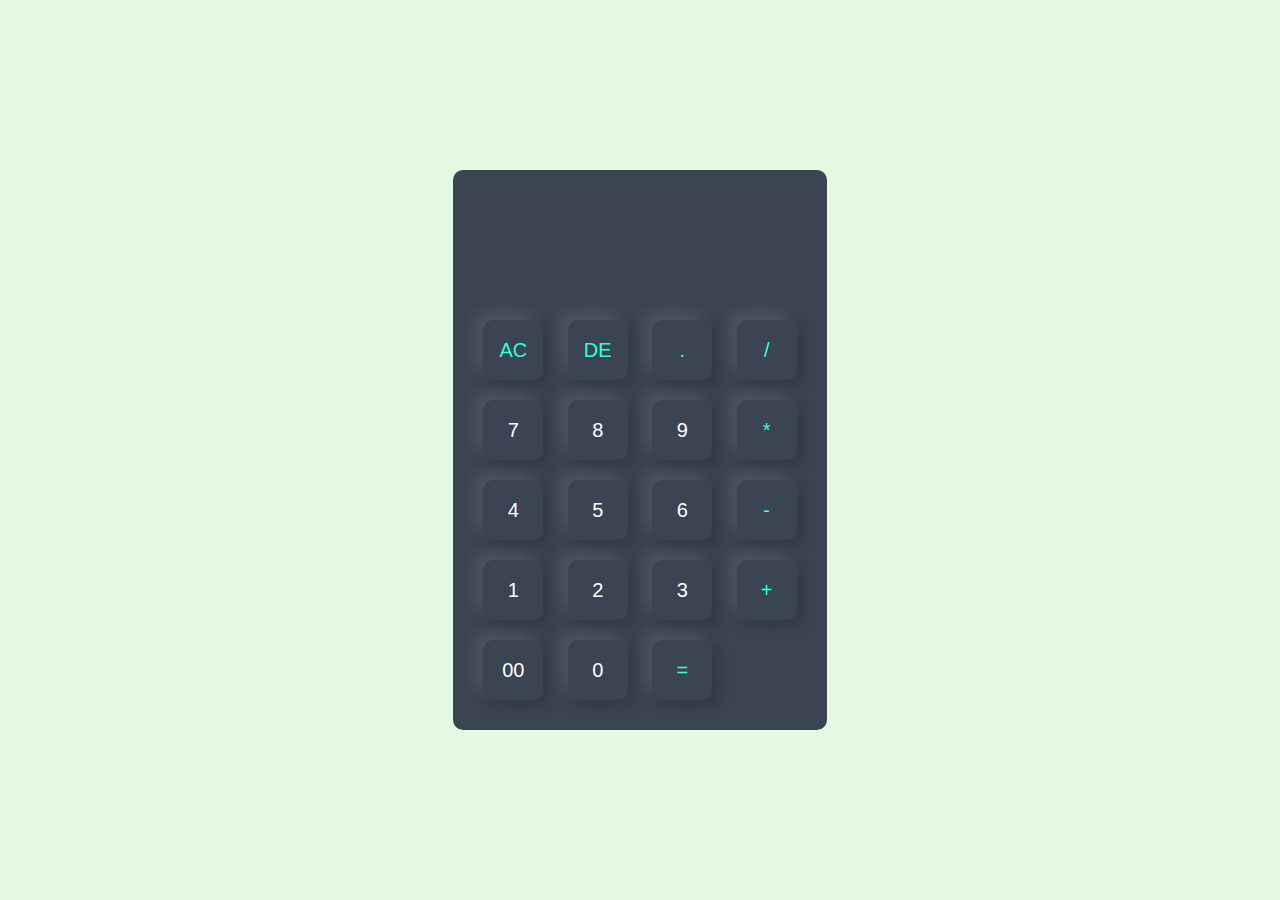
<file: calculator/index.html>
<!DOCTYPE html>
<html>
<head>
    <meta name="viewport" content="width=device-width,initial-scale=1.0">
    <title>Calculator </title>
    <link rel="stylesheet" href="style.css">
</head>
<body>
<div class="container">
        
    <div class="calculator">
      
        <form>
        
            <div class="display">
                <input type="text" name="display">

            </div>
            <div>
                <input type="button" value="AC" onclick="display.value=''" class="operator">
                <input type="button" value="DE"  onclick="display.value=display.value.slice(0,-1)"class="operator">
                <input type="button" value="."onclick="display.value+='.'"class="operator">
                <input type="button" value="/" onclick="display.value='/'" class="operator">
                
            </div>
            <div>
                <input type="button" value="7" onclick="display.value+='7'">
                <input type="button" value="8"onclick="display.value+='8'">
                <input type="button" value="9"onclick="display.value+='9'">
                <input type="button" value="*"onclick="display.value+='*'"class="operator">
                
            </div>
            <div>
                <input type="button" value="4"onclick="display.value+='4'">
                <input type="button" value="5"onclick="display.value+='5'">
                <input type="button" value="6"onclick="display.value+='6'">
                <input type="button" value="-"onclick="display.value+='-'"class="operator">
                
            </div>
            <div>
                <input type="button" value="1"onclick="display.value+='1'">
                <input type="button" value="2"onclick="display.value+='2'">
                <input type="button" value="3"onclick="display.value+='3'">
                <input type="button" value="+"onclick="display.value+='+'"class="operator">
                
            </div>
            <div>
                <input type="button" value="00"onclick="display.value+='00'">
                <input type="button" value="0"onclick="display.value+='0'">
                <input type="button" value="="  onclick="display.value=eval(display.value)"class="equal operator">
                
            </div>
        </form>

    </div>

</div>

</body>
</html>
</file>
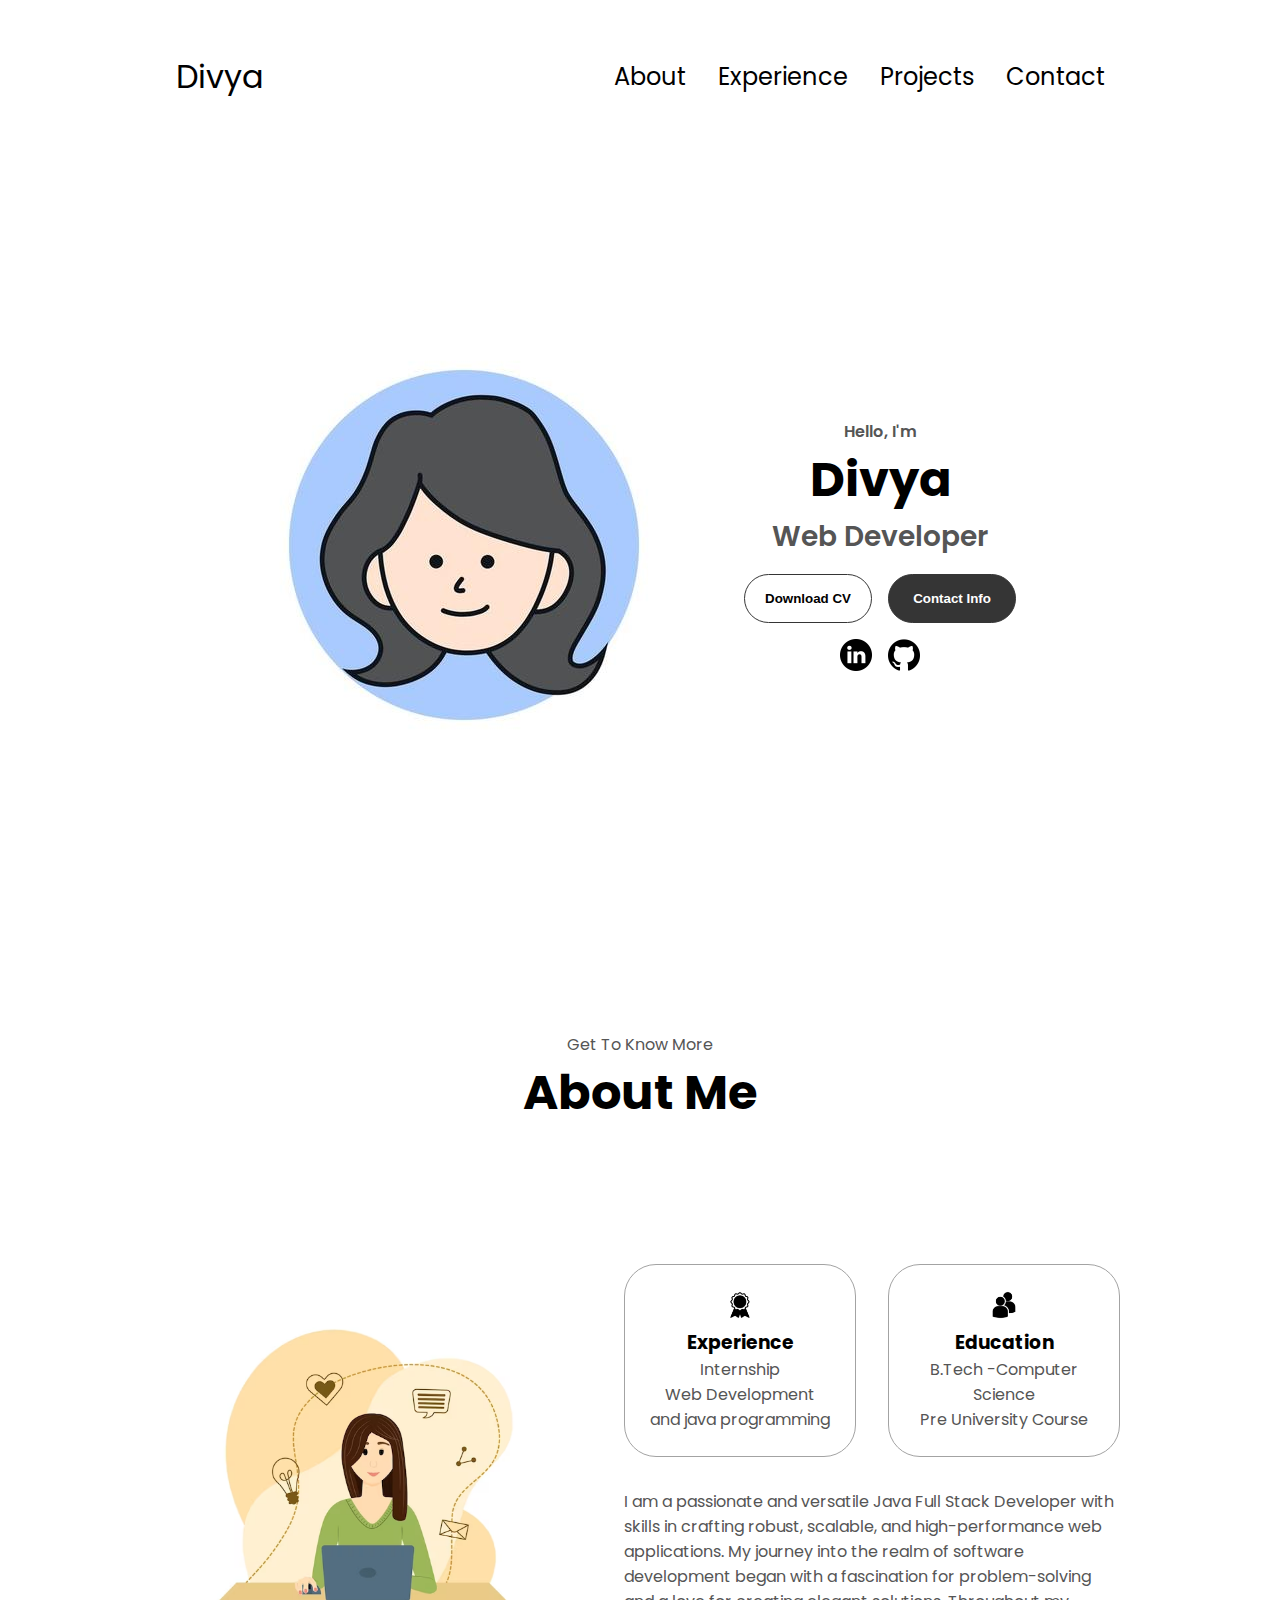
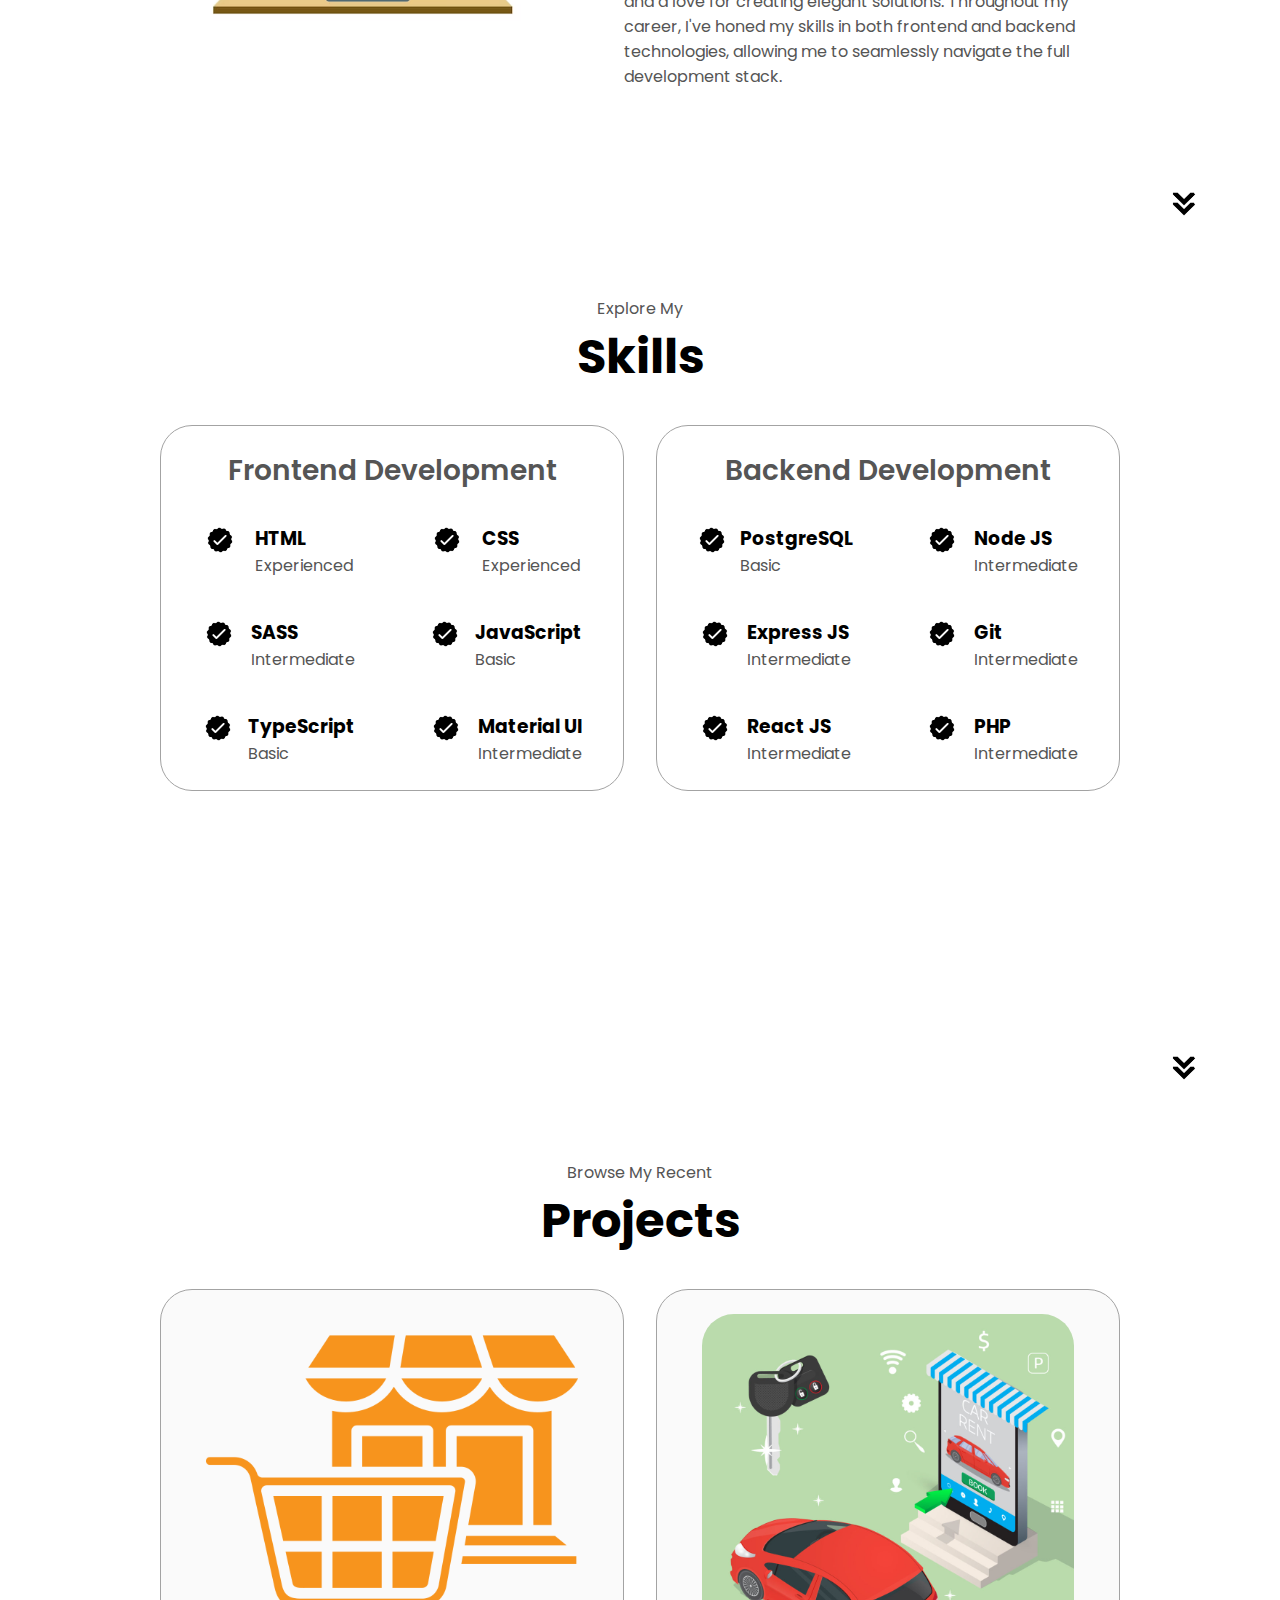
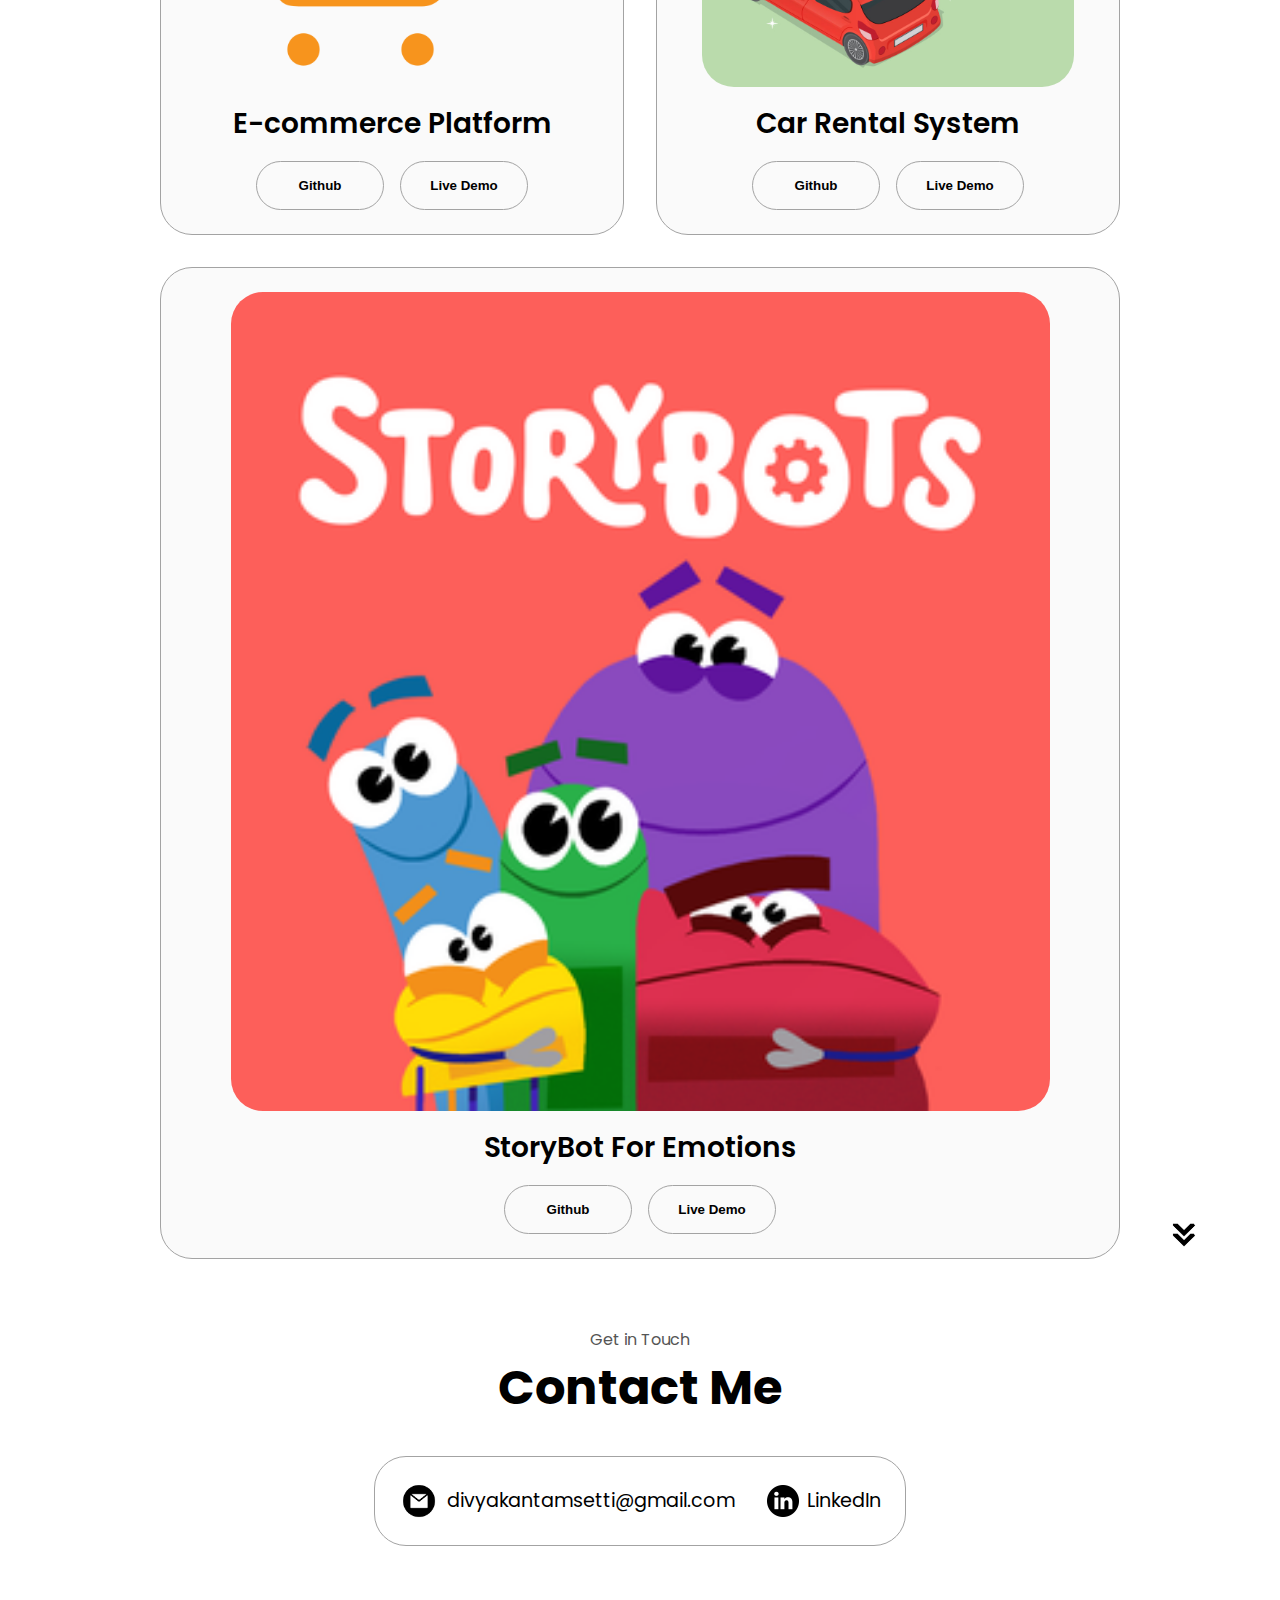
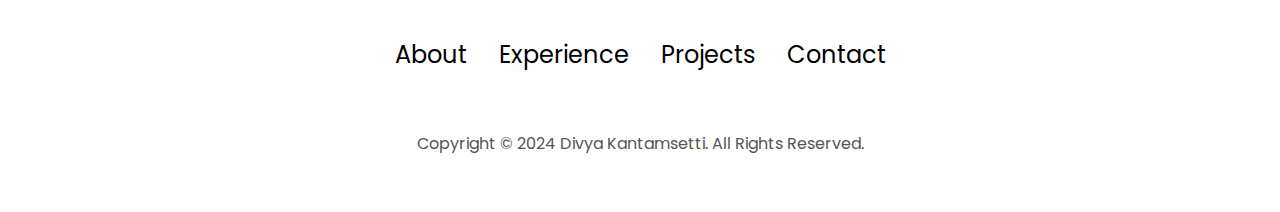
<file: portfolio/index.html>
<!DOCTYPE html>
<html lang="en">
  <head>
    <meta charset="UTF-8" />
    <meta http-equiv="X-UA-Compatible" content="IE=edge" />
    <meta name="viewport" content="width=device-width, initial-scale=1.0" />
    <title>My Portfolio</title>
    <link rel="stylesheet" href="style.css" />
    <link rel="stylesheet" href="mediaqueries.css" />
  </head>
  <body>
    <nav id="desktop-nav">
      <div class="logo">Divya</div>
      <div>
        <ul class="nav-links">
          <li><a href="#about">About</a></li>
          <li><a href="#experience">Experience</a></li>
          <li><a href="#projects">Projects</a></li>
          <li><a href="#contact">Contact</a></li>
        </ul>
      </div>
    </nav>
    <nav id="hamburger-nav">
      <div class="logo">Divya</div>
      <div class="hamburger-menu">
        <div class="hamburger-icon" onclick="toggleMenu()">
          <span></span>
          <span></span>
          <span></span>
        </div>
        <div class="menu-links">
          <li><a href="#about" onclick="toggleMenu()">About</a></li>
          <li><a href="#experience" onclick="toggleMenu()">Experience</a></li>
          <li><a href="#projects" onclick="toggleMenu()">Projects</a></li>
          <li><a href="#contact" onclick="toggleMenu()">Contact</a></li>
        </div>
      </div>
    </nav>
    <section id="profile">
      <div class="section__pic-container">
        <img src="./assets/profile-pic.jpg" alt="John Doe profile picture" />
      </div>
      <div class="section__text">
        <p class="section__text__p1">Hello, I'm</p>
        <h1 class="title">Divya</h1>
        <p class="section__text__p2">Web Developer</p>
        <div class="btn-container">
          <button
            class="btn btn-color-2"
            onclick="window.open('./assets/Divya Kantamsetti.pdf')"
          >
            Download CV
          </button>
          <button class="btn btn-color-1" onclick="location.href='./#contact'">
            Contact Info
          </button>
        </div>
        <div id="socials-container">
          <img
            src="./assets/linkedin.png"
            alt="My LinkedIn profile"
            class="icon"
            onclick="location.href='https://linkedin.com/'"
          />
          <img
            src="./assets/github.png"
            alt="My Github profile"
            class="icon"
            onclick="location.href='https://github.com/'"
          />
        </div>
      </div>
    </section>
    <section id="about">
      <p class="section__text__p1">Get To Know More</p>
      <h1 class="title">About Me</h1>
      <div class="section-container">
        <div class="section__pic-container">
          <img
            src="./assets/about-pic.avif"
            alt="Profile picture"
            class="about-pic"
          />
        </div>
        <div class="about-details-container">
          <div class="about-containers">
            <div class="details-container">
              <img
                src="./assets/experience.png"
                alt="Experience icon"
                class="icon"
              />
              <h3>Experience</h3>
              <p>Internship<br />Web Development and java programming</p>
            </div>
            <div class="details-container">
              <img
                src="./assets/education.png"
                alt="Education icon"
                class="icon"
              />
              <h3>Education</h3>
              <p>B.Tech -Computer Science<br />Pre University Course</p>
            </div>
          </div>
          <div class="text-container">
            <p>
              I am a passionate and versatile Java Full Stack Developer with skills in crafting robust, scalable, and high-performance web applications. My journey into the realm of software development began with a fascination for problem-solving and a love for creating elegant solutions. Throughout my career, I've honed my skills in both frontend and backend technologies, allowing me to seamlessly navigate the full development stack.
            </p>
          </div>
        </div>
      </div>
      <img
        src="./assets/arrow.png"
        alt="Arrow icon"
        class="icon arrow"
        onclick="location.href='./#experience'"
      />
    </section>
    <section id="experience">
      <p class="section__text__p1">Explore My</p>
      <h1 class="title">Skills</h1>
      <div class="experience-details-container">
        <div class="about-containers">
          <div class="details-container">
            <h2 class="experience-sub-title">Frontend Development</h2>
            <div class="article-container">
              <article>
                <img
                  src="./assets/checkmark.png"
                  alt="Experience icon"
                  class="icon"
                />
                <div>
                  <h3>HTML</h3>
                  <p>Experienced</p>
                </div>
              </article>
              <article>
                <img
                  src="./assets/checkmark.png"
                  alt="Experience icon"
                  class="icon"
                />
                <div>
                  <h3>CSS</h3>
                  <p>Experienced</p>
                </div>
              </article>
              <article>
                <img
                  src="./assets/checkmark.png"
                  alt="Experience icon"
                  class="icon"
                />
                <div>
                  <h3>SASS</h3>
                  <p>Intermediate</p>
                </div>
              </article>
              <article>
                <img
                  src="./assets/checkmark.png"
                  alt="Experience icon"
                  class="icon"
                />
                <div>
                  <h3>JavaScript</h3>
                  <p>Basic</p>
                </div>
              </article>
              <article>
                <img
                  src="./assets/checkmark.png"
                  alt="Experience icon"
                  class="icon"
                />
                <div>
                  <h3>TypeScript</h3>
                  <p>Basic</p>
                </div>
              </article>
              <article>
                <img
                  src="./assets/checkmark.png"
                  alt="Experience icon"
                  class="icon"
                />
                <div>
                  <h3>Material UI</h3>
                  <p>Intermediate</p>
                </div>
              </article>
            </div>
          </div>
          <div class="details-container">
            <h2 class="experience-sub-title">Backend Development</h2>
            <div class="article-container">
              <article>
                <img
                  src="./assets/checkmark.png"
                  alt="Experience icon"
                  class="icon"
                />
                <div>
                  <h3>PostgreSQL</h3>
                  <p>Basic</p>
                </div>
              </article>
              <article>
                <img
                  src="./assets/checkmark.png"
                  alt="Experience icon"
                  class="icon"
                />
                <div>
                  <h3>Node JS</h3>
                  <p>Intermediate</p>
                </div>
              </article>
              <article>
                <img
                  src="./assets/checkmark.png"
                  alt="Experience icon"
                  class="icon"
                />
                <div>
                  <h3>Express JS</h3>
                  <p>Intermediate</p>
                </div>
              </article>
              <article>
                <img
                  src="./assets/checkmark.png"
                  alt="Experience icon"
                  class="icon"
                />
                <div>
                  <h3>Git</h3>
                  <p>Intermediate</p>
                </div>
              </article>
              <article>
                <img
                  src="./assets/checkmark.png"
                  alt="Experience icon"
                  class="icon"
                />
                <div>
                  <h3>React JS</h3>
                  <p>Intermediate</p>
                </div>
              </article>
              <article>
                <img
                  src="./assets/checkmark.png"
                  alt="Experience icon"
                  class="icon"
                />
                <div>
                  <h3>PHP</h3>
                  <p>Intermediate</p>
                </div>
              </article>
              
            </div>
          </div>
        </div>
      </div>
      <img
        src="./assets/arrow.png"
        alt="Arrow icon"
        class="icon arrow"
        onclick="location.href='./#projects'"
      />
    </section>
    <section id="projects">
      <p class="section__text__p1">Browse My Recent</p>
      <h1 class="title">Projects</h1>
      <div class="experience-details-container">
        <div class="about-containers">
          <div class="details-container color-container">
            <div class="article-container">
              <img
                src="./assets/project-1.png"
                alt="Project 1"
                class="project-img"
              />
            </div>
            <h2 class="experience-sub-title project-title">E-commerce Platform</h2>
            <div class="btn-container">
              <button
                class="btn btn-color-2 project-btn"
                onclick="location.href='https://github.com/'"
              >
                Github
              </button>
              <button
                class="btn btn-color-2 project-btn"
                onclick="location.href='https://github.com/'"
              >
                Live Demo
              </button>
            </div>
          </div>
          <div class="details-container color-container">
            <div class="article-container">
              <img
                src="./assets/project-2.jpg"
                alt="Project 2"
                class="project-img"
              />
            </div>
            <h2 class="experience-sub-title project-title">Car Rental System</h2>
            <div class="btn-container">
              <button
                class="btn btn-color-2 project-btn"
                onclick="location.href='https://github.com/'"
              >
                Github
              </button>
              <button
                class="btn btn-color-2 project-btn"
                onclick="location.href='https://github.com/'"
              >
                Live Demo
              </button>
            </div>
          </div>
          <div class="details-container color-container">
            <div class="article-container">
              <img
                src="./assets/project-3.png"
                alt="Project 3"
                class="project-img"
              />
            </div>
            <h2 class="experience-sub-title project-title">StoryBot For Emotions</h2>
            <div class="btn-container">
              <button
                class="btn btn-color-2 project-btn"
                onclick="location.href='https://github.com/'"
              >
                Github
              </button>
              <button
                class="btn btn-color-2 project-btn"
                onclick="location.href='https://github.com/'"
              >
                Live Demo
              </button>
            </div>
          </div>
        </div>
      </div>
      <img
        src="./assets/arrow.png"
        alt="Arrow icon"
        class="icon arrow"
        onclick="location.href='./#contact'"
      />
    </section>
    <section id="contact">
      <p class="section__text__p1">Get in Touch</p>
      <h1 class="title">Contact Me</h1>
      <div class="contact-info-upper-container">
        <div class="contact-info-container">
          <img
            src="./assets/email.png"
            alt="Email icon"
            class="icon contact-icon email-icon"
          />
          <p><a href="mailto:divyakantamsetti@gmail.com">divyakantamsetti@gmail.com</a></p>
        </div>
        <div class="contact-info-container">
          <img
            src="./assets/linkedin.png"
            alt="LinkedIn icon"
            class="icon contact-icon"
          />
          <p><a href="https://www.linkedin.com">LinkedIn</a></p>
        </div>
      </div>
    </section>
    <footer>
      <nav>
        <div class="nav-links-container">
          <ul class="nav-links">
            <li><a href="#about">About</a></li>
            <li><a href="#experience">Experience</a></li>
            <li><a href="#projects">Projects</a></li>
            <li><a href="#contact">Contact</a></li>
          </ul>
        </div>
      </nav>
      <p>Copyright &#169; 2024 Divya Kantamsetti. All Rights Reserved.</p>
    </footer>
    <script src="main.js"></script>
  </body>
</html>
</file>
<file: calculator/style.css>
*{
    margin: 0;
    padding: 0;
    font-family: 'Poppins',sans-serif;
    box-sizing:border-box;
}
.container{
    width:100%;
    height: 100vh;
    background: #e3f9e3;
    display: flex;
    align-items: center;
    justify-content: center;
}
.calculator{
    background: #3a4452;
    padding: 20px;
    border-radius: 10px;
}
.calculator form input{
    border:0;
    outline:0;
    width: 60px;
    height: 60px;
    border-radius: 10px;
    box-shadow: -8px -8px 15px rgba(255, 255, 255, 0.1),5px 5px 15px rgba(0,0,0,0.2);
    background: transparent;
    font-size: 20px;
    color: #fff;
    cursor: pointer;
    margin: 10px;
}
form .display{
    display: flex;
    justify-content: flex-end;
    margin: 20px 0;

}
form .display input{
    text-align: right;
    flex: 1;
    font-size: 45px;
    box-shadow:none;

}
form input .equal{
    width: 145px;
}
 form input.operator{
    color:#33ffd8;
}
</file>
<file: portfolio/style.css>
/* GENERAL */

@import url("https://fonts.googleapis.com/css2?family=Poppins:wght@300;400;500;600&display=swap");

* {
  margin: 0;
  padding: 0;
}

body {
  font-family: "Poppins", sans-serif;
}

html {
  scroll-behavior: smooth;
}

p {
  color: rgb(85, 85, 85);
}

/* TRANSITION */

a,
.btn {
  transition: all 300ms ease;
}

/* DESKTOP NAV */

nav,
.nav-links {
  display: flex;
}

nav {
  justify-content: space-around;
  align-items: center;
  height: 17vh;
}

.nav-links {
  gap: 2rem;
  list-style: none;
  font-size: 1.5rem;
}

a {
  color: black;
  text-decoration: none;
  text-decoration-color: white;
}

a:hover {
  color: grey;
  text-decoration: underline;
  text-underline-offset: 1rem;
  text-decoration-color: rgb(181, 181, 181);
}

.logo {
  font-size: 2rem;
}

.logo:hover {
  cursor: default;
}

/* HAMBURGER MENU */

#hamburger-nav {
  display: none;
}

.hamburger-menu {
  position: relative;
  display: inline-block;
}

.hamburger-icon {
  display: flex;
  flex-direction: column;
  justify-content: space-between;
  height: 24px;
  width: 30px;
  cursor: pointer;
}

.hamburger-icon span {
  width: 100%;
  height: 2px;
  background-color: black;
  transition: all 0.3 ease-in-out;
}

.menu-links {
  position: absolute;
  top: 100%;
  right: 0;
  background-color: white;
  width: fit-content;
  max-height: 0;
  overflow: hidden;
  transition: all 0.3 ease-in-out;
}

.menu-links a {
  display: block;
  padding: 10px;
  text-align: center;
  font-size: 1.5rem;
  color: black;
  text-decoration: none;
  transition: all 0.3 ease-in-out;
}

.menu-links li {
  list-style: none;
}

.menu-links.open {
  max-height: 300px;
}

.hamburger-icon.open span:first-child {
  transform: rotate(45deg) translate(10px, 5px);
}

.hamburger-icon.open span:nth-child(2) {
  opacity: 0;
}

.hamburger-icon.open span:last-child {
  transform: rotate(-45deg) translate(10px, -5px);
}

.hamburger-icon span:first-child {
  transform: none;
}

.hamburger-icon span:first-child {
  opacity: 1;
}

.hamburger-icon span:first-child {
  transform: none;
}

/* SECTIONS */

section {
  padding-top: 4vh;
  height: 96vh;
  margin: 0 10rem;
  box-sizing: border-box;
  min-height: fit-content;
}

.section-container {
  display: flex;
}

/* PROFILE SECTION */

#profile {
  display: flex;
  justify-content: center;
  gap: 5rem;
  height: 80vh;
}

.section__pic-container {
  display: flex;
  height: 400px;
  width: 400px;
  margin: auto 0;
}

.section__text {
  align-self: center;
  text-align: center;
}

.section__text p {
  font-weight: 600;
}

.section__text__p1 {
  text-align: center;
}

.section__text__p2 {
  font-size: 1.75rem;
  margin-bottom: 1rem;
}

.title {
  font-size: 3rem;
  text-align: center;
}

#socials-container {
  display: flex;
  justify-content: center;
  margin-top: 1rem;
  gap: 1rem;
}

/* ICONS */

.icon {
  cursor: pointer;
  height: 2rem;
}

/* BUTTONS */

.btn-container {
  display: flex;
  justify-content: center;
  gap: 1rem;
}

.btn {
  font-weight: 600;
  transition: all 300ms ease;
  padding: 1rem;
  width: 8rem;
  border-radius: 2rem;
}

.btn-color-1,
.btn-color-2 {
  border: rgb(53, 53, 53) 0.1rem solid;
}

.btn-color-1:hover,
.btn-color-2:hover {
  cursor: pointer;
}

.btn-color-1,
.btn-color-2:hover {
  background: rgb(53, 53, 53);
  color: white;
}

.btn-color-1:hover {
  background: rgb(0, 0, 0);
}

.btn-color-2 {
  background: none;
}

.btn-color-2:hover {
  border: rgb(255, 255, 255) 0.1rem solid;
}

.btn-container {
  gap: 1rem;
}

/* ABOUT SECTION */

#about {
  position: relative;
}

.about-containers {
  gap: 2rem;
  margin-bottom: 2rem;
  margin-top: 2rem;
}

.about-details-container {
  justify-content: center;
  flex-direction: column;
}

.about-containers,
.about-details-container {
  display: flex;
}

.about-pic {
  border-radius: 2rem;
}

.arrow {
  position: absolute;
  right: -5rem;
  bottom: 2.5rem;
}

.details-container {
  padding: 1.5rem;
  flex: 1;
  background: white;
  border-radius: 2rem;
  border: rgb(53, 53, 53) 0.1rem solid;
  border-color: rgb(163, 163, 163);
  text-align: center;
}

.section-container {
  gap: 4rem;
  height: 80%;
}

.section__pic-container {
  height: 400px;
  width: 400px;
  margin: auto 0;
}

/* EXPERIENCE SECTION */

#experience {
  position: relative;
}

.experience-sub-title {
  color: rgb(85, 85, 85);
  font-weight: 600;
  font-size: 1.75rem;
  margin-bottom: 2rem;
}

.experience-details-container {
  display: flex;
  justify-content: center;
  flex-direction: column;
}

.article-container {
  display: flex;
  text-align: initial;
  flex-wrap: wrap;
  flex-direction: row;
  gap: 2.5rem;
  justify-content: space-around;
}

article {
  display: flex;
  width: 10rem;
  justify-content: space-around;
  gap: 0.5rem;
}

article .icon {
  cursor: default;
}

/* PROJECTS SECTION */

#projects {
  position: relative;
}

.color-container {
  border-color: rgb(163, 163, 163);
  background: rgb(250, 250, 250);
}

.project-img {
  border-radius: 2rem;
  width: 90%;
  height: 90%;
}

.project-title {
  margin: 1rem;
  color: black;
}

.project-btn {
  color: black;
  border-color: rgb(163, 163, 163);
}

/* CONTACT */

#contact {
  display: flex;
  justify-content: center;
  flex-direction: column;
  height: 70vh;
}

.contact-info-upper-container {
  display: flex;
  justify-content: center;
  border-radius: 2rem;
  border: rgb(53, 53, 53) 0.1rem solid;
  border-color: rgb(163, 163, 163);
  background: (250, 250, 250);
  margin: 2rem auto;
  padding: 0.5rem;
}

.contact-info-container {
  display: flex;
  align-items: center;
  justify-content: center;
  gap: 0.5rem;
  margin: 1rem;
}

.contact-info-container p {
  font-size: larger;
}

.contact-icon {
  cursor: default;
}

.email-icon {
  height: 2.5rem;
}

/* FOOTER SECTION */

footer {
  height: 26vh;
  margin: 0 1rem;
}

footer p {
  text-align: center;
}
</file>
<file: portfolio/mediaqueries.css>
@media screen and (max-width: 1400px) {
    #profile {
      height: 83vh;
      margin-bottom: 6rem;
    }
    .about-containers {
      flex-wrap: wrap;
    }
    #contact,
    #projects {
      height: fit-content;
    }
  }
  
  @media screen and (max-width: 1200px) {
    #desktop-nav {
      display: none;
    }
    #hamburger-nav {
      display: flex;
    }
    #experience,
    .experience-details-container {
      margin-top: 2rem;
    }
    #profile,
    .section-container {
      display: block;
    }
    .arrow {
      display: none;
    }
    section,
    .section-container {
      height: fit-content;
    }
    section {
      margin: 0 5%;
    }
    .section__pic-container {
      width: 275px;
      height: 275px;
      margin: 0 auto 2rem;
    }
    .about-containers {
      margin-top: 0;
    }
  }
  
  @media screen and (max-width: 600px) {
    #contact,
    footer {
      height: 40vh;
    }
    #profile {
      height: 83vh;
      margin-bottom: 0;
    }
    article {
      font-size: 1rem;
    }
    footer nav {
      height: fit-content;
      margin-bottom: 2rem;
    }
    .about-containers,
    .contact-info-upper-container,
    .btn-container {
      flex-wrap: wrap;
    }
    .contact-info-container {
      margin: 0;
    }
    .contact-info-container p,
    .nav-links li a {
      font-size: 1rem;
    }
    .experience-sub-title {
      font-size: 1.25rem;
    }
    .logo {
      font-size: 1.5rem;
    }
    .nav-links {
      flex-direction: column;
      gap: 0.5rem;
      text-align: center;
    }
    .section__pic-container {
      width: auto;
      height: 46vw;
      justify-content: center;
    }
    .section__text__p2 {
      font-size: 1.25rem;
    }
    .title {
      font-size: 2rem;
    }
    .text-container {
      text-align: justify;
    }
  }
</file>
